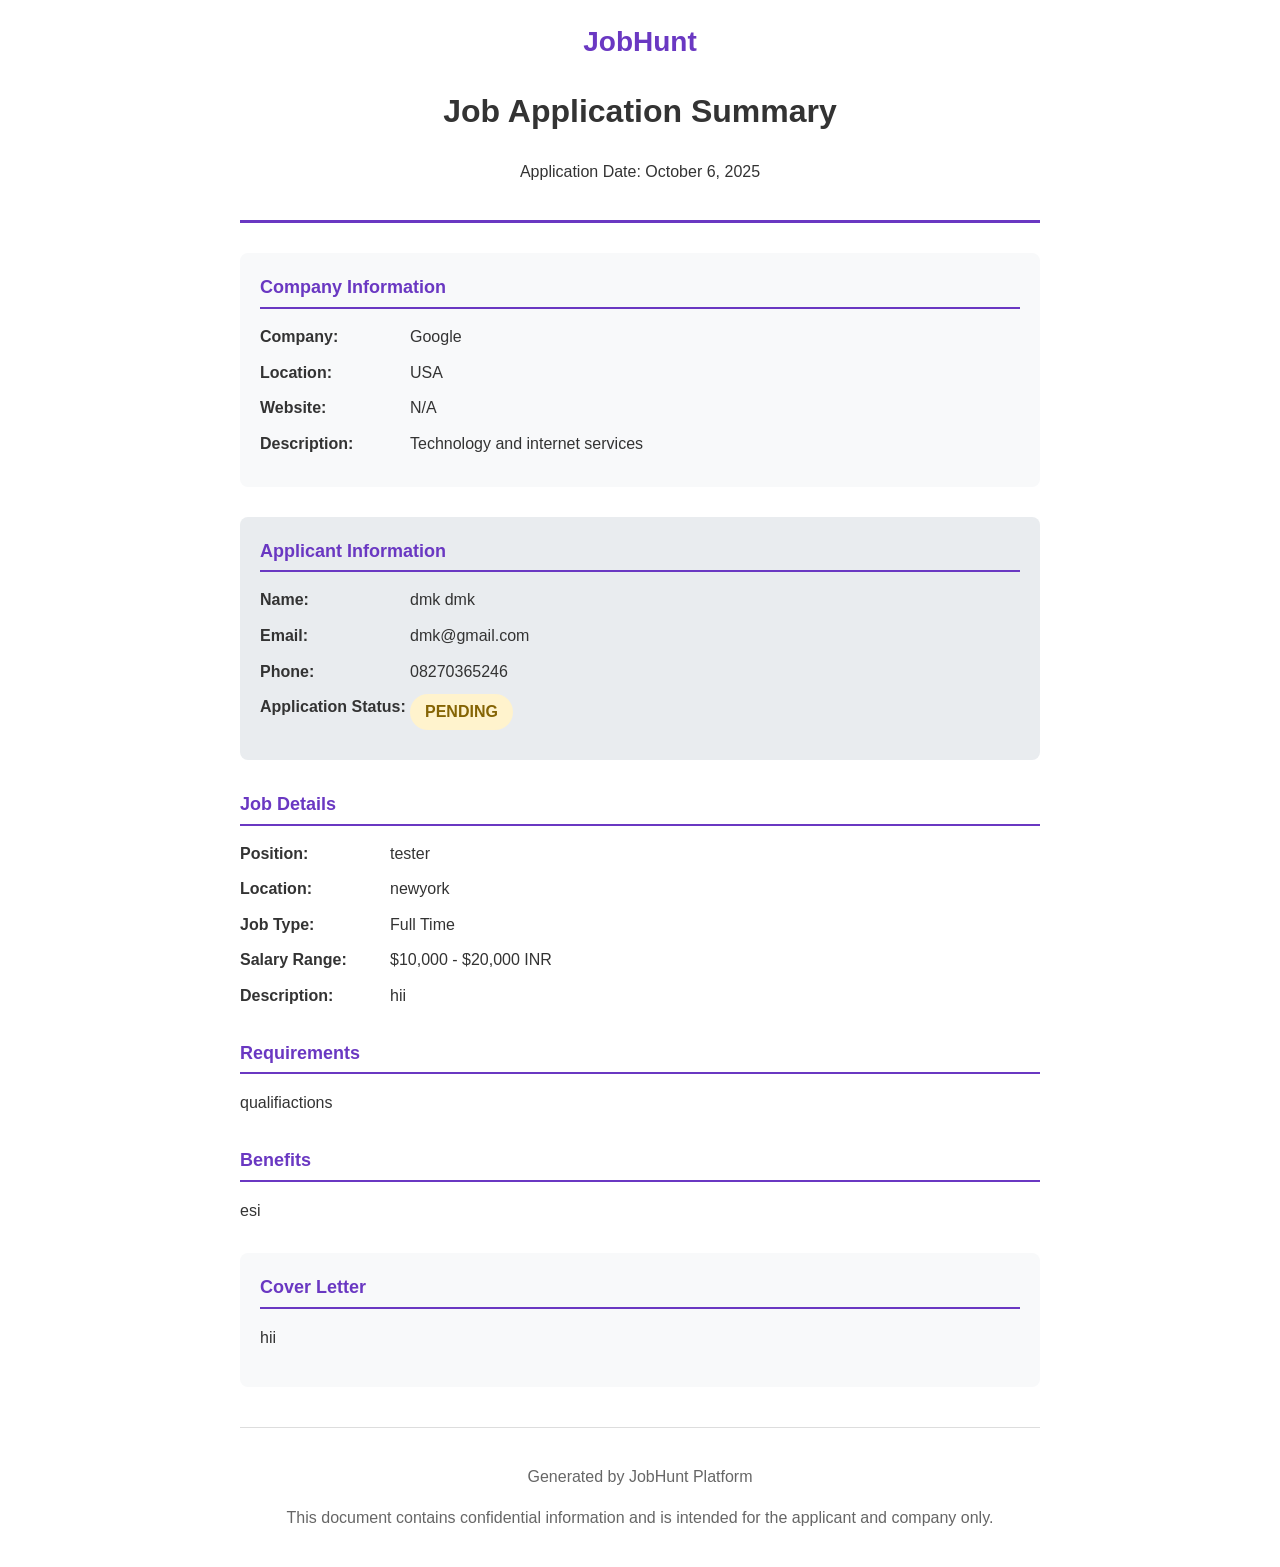
<file: pdfs/Job_Offer_dmk_dmk_2025-10-05.html>
<!DOCTYPE html>
        <html>
        <head>
            <meta charset="UTF-8">
            <style>
                body {
                    font-family: Arial, sans-serif;
                    line-height: 1.6;
                    color: #333;
                    max-width: 800px;
                    margin: 0 auto;
                    padding: 20px;
                }
                .header {
                    text-align: center;
                    border-bottom: 3px solid #6a38c2;
                    padding-bottom: 20px;
                    margin-bottom: 30px;
                }
                .logo {
                    font-size: 28px;
                    font-weight: bold;
                    color: #6a38c2;
                }
                .company-info {
                    background-color: #f8f9fa;
                    padding: 20px;
                    border-radius: 8px;
                    margin-bottom: 30px;
                }
                .applicant-info {
                    background-color: #e9ecef;
                    padding: 20px;
                    border-radius: 8px;
                    margin-bottom: 30px;
                }
                .job-details {
                    margin-bottom: 30px;
                }
                .section-title {
                    font-size: 18px;
                    font-weight: bold;
                    color: #6a38c2;
                    margin-bottom: 15px;
                    border-bottom: 2px solid #6a38c2;
                    padding-bottom: 5px;
                }
                .info-row {
                    display: flex;
                    margin-bottom: 10px;
                }
                .info-label {
                    font-weight: bold;
                    width: 150px;
                }
                .info-value {
                    flex: 1;
                }
                .cover-letter {
                    background-color: #f8f9fa;
                    padding: 20px;
                    border-radius: 8px;
                    margin-bottom: 30px;
                }
                .footer {
                    text-align: center;
                    margin-top: 40px;
                    padding-top: 20px;
                    border-top: 1px solid #ddd;
                    color: #666;
                }
                .status-badge {
                    display: inline-block;
                    padding: 5px 15px;
                    border-radius: 20px;
                    font-weight: bold;
                    text-transform: uppercase;
                }
                .status-pending { background-color: #fff3cd; color: #856404; }
                .status-reviewed { background-color: #d1ecf1; color: #0c5460; }
                .status-shortlisted { background-color: #d4edda; color: #155724; }
                .status-rejected { background-color: #f8d7da; color: #721c24; }
                .status-hired { background-color: #d4edda; color: #155724; }
            </style>
        </head>
        <body>
            <div class="header">
                <div class="logo">JobHunt</div>
                <h1>Job Application Summary</h1>
                <p>Application Date: October 6, 2025</p>
            </div>
            
            <div class="company-info">
                <div class="section-title">Company Information</div>
                <div class="info-row">
                    <div class="info-label">Company:</div>
                    <div class="info-value">Google</div>
                </div>
                <div class="info-row">
                    <div class="info-label">Location:</div>
                    <div class="info-value">USA</div>
                </div>
                <div class="info-row">
                    <div class="info-label">Website:</div>
                    <div class="info-value">N/A</div>
                </div>
                <div class="info-row">
                    <div class="info-label">Description:</div>
                    <div class="info-value">Technology and internet services</div>
                </div>
            </div>
            
            <div class="applicant-info">
                <div class="section-title">Applicant Information</div>
                <div class="info-row">
                    <div class="info-label">Name:</div>
                    <div class="info-value">dmk dmk</div>
                </div>
                <div class="info-row">
                    <div class="info-label">Email:</div>
                    <div class="info-value">dmk@gmail.com</div>
                </div>
                <div class="info-row">
                    <div class="info-label">Phone:</div>
                    <div class="info-value">08270365246</div>
                </div>
                <div class="info-row">
                    <div class="info-label">Application Status:</div>
                    <div class="info-value">
                        <span class="status-badge status-pending">Pending</span>
                    </div>
                </div>
            </div>
            
            <div class="job-details">
                <div class="section-title">Job Details</div>
                <div class="info-row">
                    <div class="info-label">Position:</div>
                    <div class="info-value">tester</div>
                </div>
                <div class="info-row">
                    <div class="info-label">Location:</div>
                    <div class="info-value">newyork</div>
                </div>
                <div class="info-row">
                    <div class="info-label">Job Type:</div>
                    <div class="info-value">Full Time</div>
                </div>
                <div class="info-row">
                    <div class="info-label">Salary Range:</div>
                    <div class="info-value">$10,000 - $20,000 INR</div>
                </div>
                <div class="info-row">
                    <div class="info-label">Description:</div>
                    <div class="info-value">hii</div>
                </div>
            </div>
            
            <div class="job-details">
                <div class="section-title">Requirements</div>
                <p>qualifiactions</p>
            </div>
            
            <div class="job-details">
                <div class="section-title">Benefits</div>
                <p>esi</p>
            </div>
            <div class="cover-letter">
                <div class="section-title">Cover Letter</div>
                <p>hii</p>
            </div>
            <div class="footer">
                <p>Generated by JobHunt Platform</p>
                <p>This document contains confidential information and is intended for the applicant and company only.</p>
            </div>
        </body>
        </html>
</file>
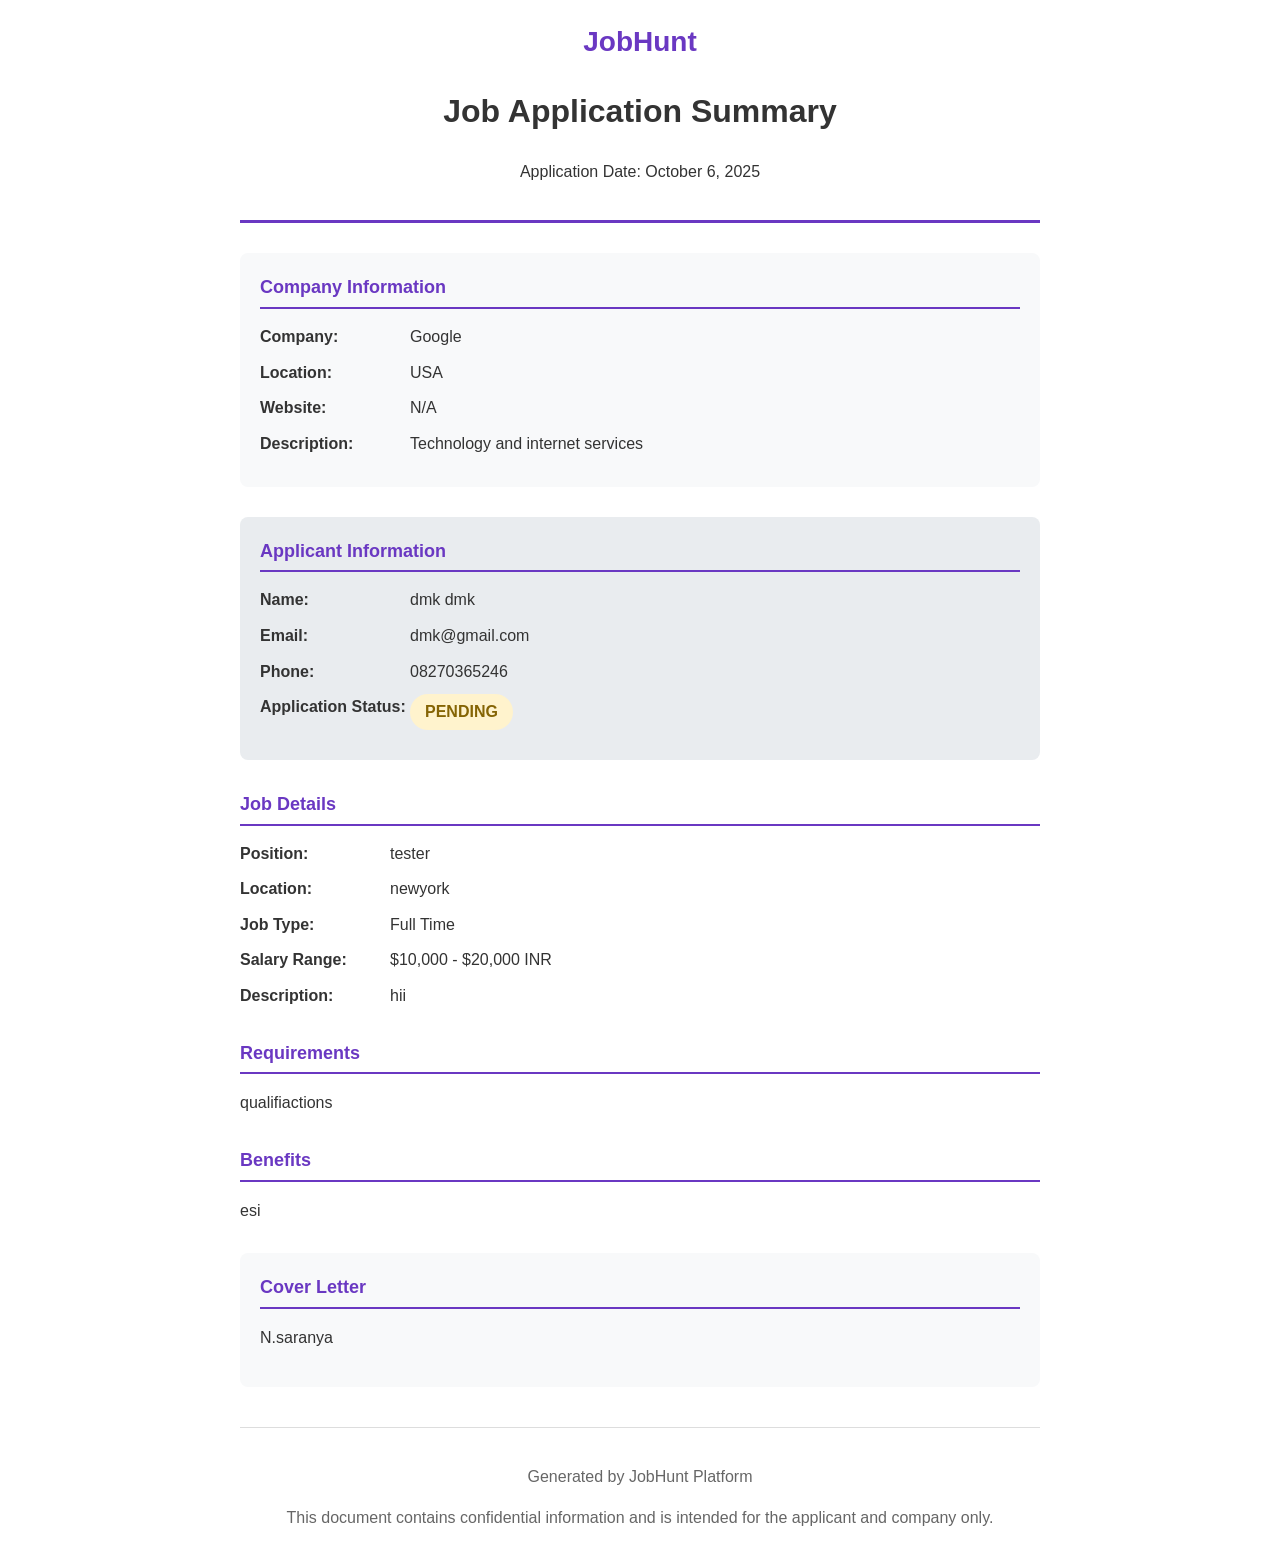
<file: pdfs/Job_Offer_dmk_dmk_2025-10-07.html>
<!DOCTYPE html>
        <html>
        <head>
            <meta charset="UTF-8">
            <style>
                body {
                    font-family: Arial, sans-serif;
                    line-height: 1.6;
                    color: #333;
                    max-width: 800px;
                    margin: 0 auto;
                    padding: 20px;
                }
                .header {
                    text-align: center;
                    border-bottom: 3px solid #6a38c2;
                    padding-bottom: 20px;
                    margin-bottom: 30px;
                }
                .logo {
                    font-size: 28px;
                    font-weight: bold;
                    color: #6a38c2;
                }
                .company-info {
                    background-color: #f8f9fa;
                    padding: 20px;
                    border-radius: 8px;
                    margin-bottom: 30px;
                }
                .applicant-info {
                    background-color: #e9ecef;
                    padding: 20px;
                    border-radius: 8px;
                    margin-bottom: 30px;
                }
                .job-details {
                    margin-bottom: 30px;
                }
                .section-title {
                    font-size: 18px;
                    font-weight: bold;
                    color: #6a38c2;
                    margin-bottom: 15px;
                    border-bottom: 2px solid #6a38c2;
                    padding-bottom: 5px;
                }
                .info-row {
                    display: flex;
                    margin-bottom: 10px;
                }
                .info-label {
                    font-weight: bold;
                    width: 150px;
                }
                .info-value {
                    flex: 1;
                }
                .cover-letter {
                    background-color: #f8f9fa;
                    padding: 20px;
                    border-radius: 8px;
                    margin-bottom: 30px;
                }
                .footer {
                    text-align: center;
                    margin-top: 40px;
                    padding-top: 20px;
                    border-top: 1px solid #ddd;
                    color: #666;
                }
                .status-badge {
                    display: inline-block;
                    padding: 5px 15px;
                    border-radius: 20px;
                    font-weight: bold;
                    text-transform: uppercase;
                }
                .status-pending { background-color: #fff3cd; color: #856404; }
                .status-reviewed { background-color: #d1ecf1; color: #0c5460; }
                .status-shortlisted { background-color: #d4edda; color: #155724; }
                .status-rejected { background-color: #f8d7da; color: #721c24; }
                .status-hired { background-color: #d4edda; color: #155724; }
            </style>
        </head>
        <body>
            <div class="header">
                <div class="logo">JobHunt</div>
                <h1>Job Application Summary</h1>
                <p>Application Date: October 6, 2025</p>
            </div>
            
            <div class="company-info">
                <div class="section-title">Company Information</div>
                <div class="info-row">
                    <div class="info-label">Company:</div>
                    <div class="info-value">Google</div>
                </div>
                <div class="info-row">
                    <div class="info-label">Location:</div>
                    <div class="info-value">USA</div>
                </div>
                <div class="info-row">
                    <div class="info-label">Website:</div>
                    <div class="info-value">N/A</div>
                </div>
                <div class="info-row">
                    <div class="info-label">Description:</div>
                    <div class="info-value">Technology and internet services</div>
                </div>
            </div>
            
            <div class="applicant-info">
                <div class="section-title">Applicant Information</div>
                <div class="info-row">
                    <div class="info-label">Name:</div>
                    <div class="info-value">dmk dmk</div>
                </div>
                <div class="info-row">
                    <div class="info-label">Email:</div>
                    <div class="info-value">dmk@gmail.com</div>
                </div>
                <div class="info-row">
                    <div class="info-label">Phone:</div>
                    <div class="info-value">08270365246</div>
                </div>
                <div class="info-row">
                    <div class="info-label">Application Status:</div>
                    <div class="info-value">
                        <span class="status-badge status-pending">Pending</span>
                    </div>
                </div>
            </div>
            
            <div class="job-details">
                <div class="section-title">Job Details</div>
                <div class="info-row">
                    <div class="info-label">Position:</div>
                    <div class="info-value">tester</div>
                </div>
                <div class="info-row">
                    <div class="info-label">Location:</div>
                    <div class="info-value">newyork</div>
                </div>
                <div class="info-row">
                    <div class="info-label">Job Type:</div>
                    <div class="info-value">Full Time</div>
                </div>
                <div class="info-row">
                    <div class="info-label">Salary Range:</div>
                    <div class="info-value">$10,000 - $20,000 INR</div>
                </div>
                <div class="info-row">
                    <div class="info-label">Description:</div>
                    <div class="info-value">hii</div>
                </div>
            </div>
            
            <div class="job-details">
                <div class="section-title">Requirements</div>
                <p>qualifiactions</p>
            </div>
            
            <div class="job-details">
                <div class="section-title">Benefits</div>
                <p>esi</p>
            </div>
            <div class="cover-letter">
                <div class="section-title">Cover Letter</div>
                <p>N.saranya</p>
            </div>
            <div class="footer">
                <p>Generated by JobHunt Platform</p>
                <p>This document contains confidential information and is intended for the applicant and company only.</p>
            </div>
        </body>
        </html>
</file>
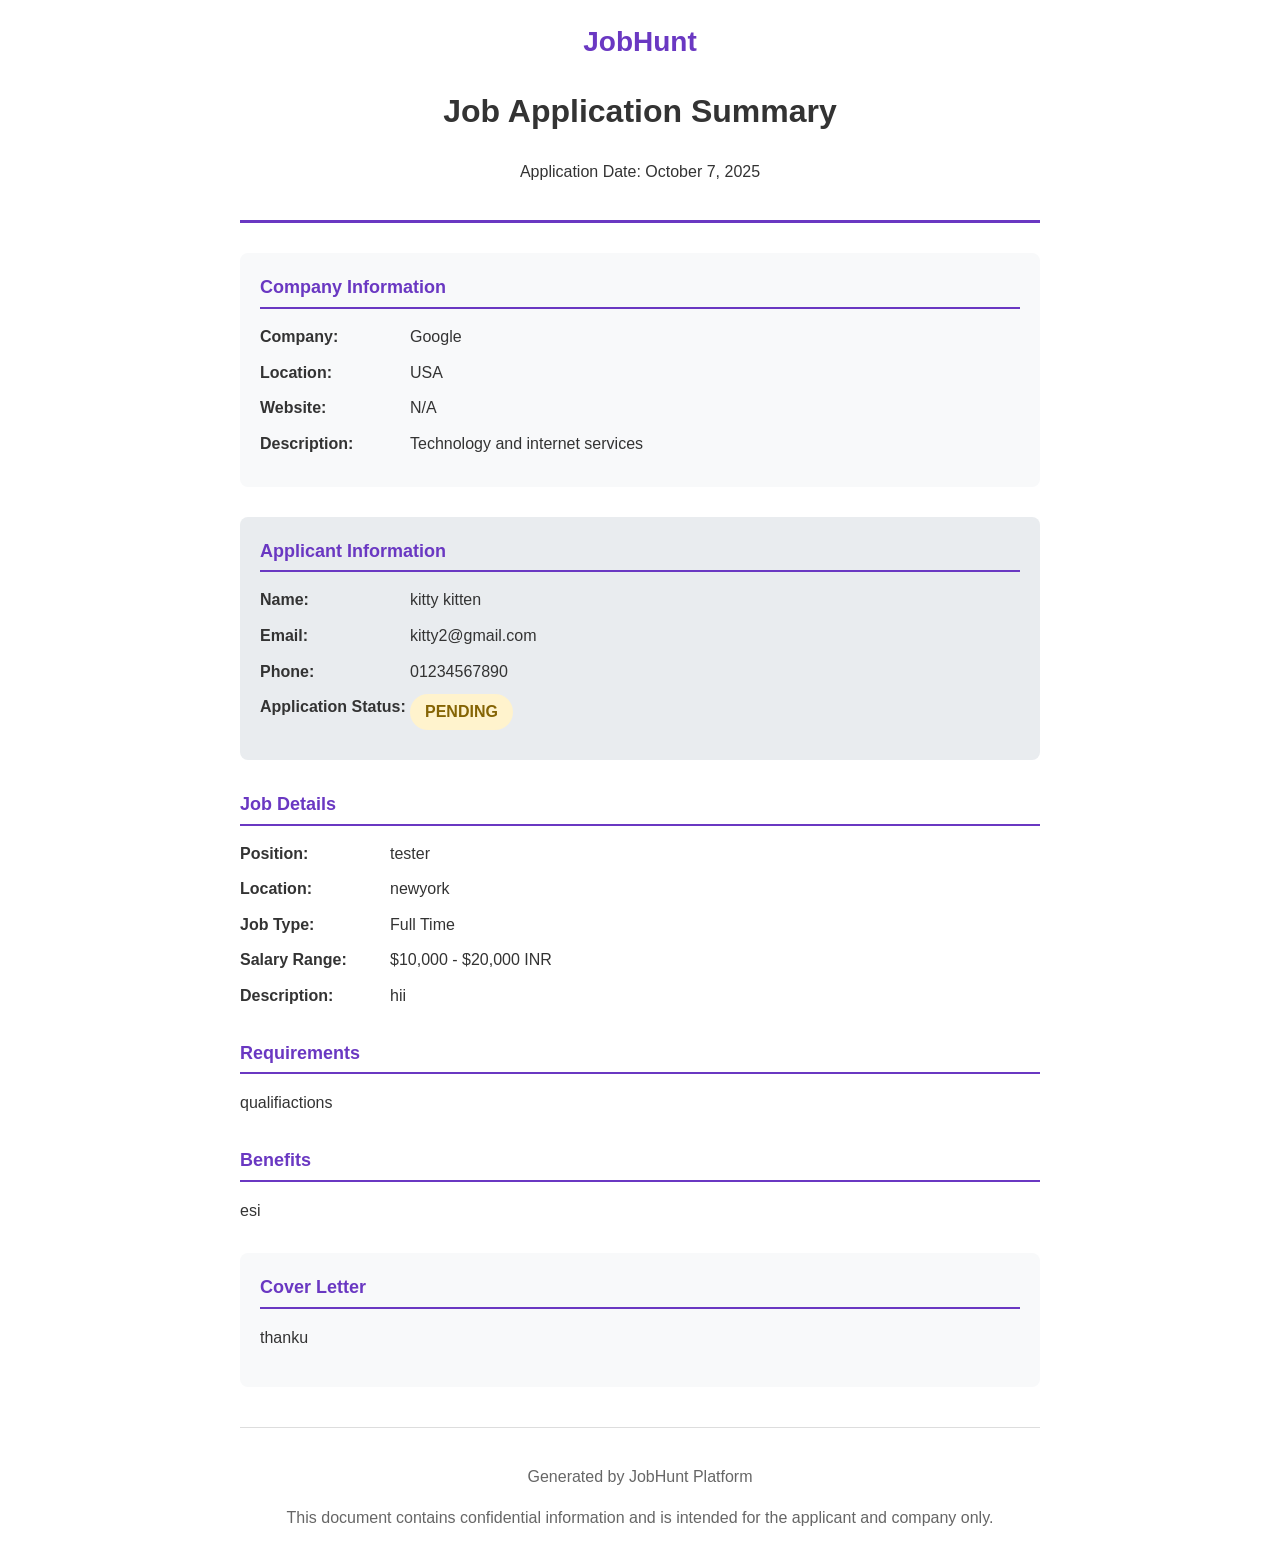
<file: pdfs/Job_Offer_kitty_kitten_2025-10-07.html>
<!DOCTYPE html>
        <html>
        <head>
            <meta charset="UTF-8">
            <style>
                body {
                    font-family: Arial, sans-serif;
                    line-height: 1.6;
                    color: #333;
                    max-width: 800px;
                    margin: 0 auto;
                    padding: 20px;
                }
                .header {
                    text-align: center;
                    border-bottom: 3px solid #6a38c2;
                    padding-bottom: 20px;
                    margin-bottom: 30px;
                }
                .logo {
                    font-size: 28px;
                    font-weight: bold;
                    color: #6a38c2;
                }
                .company-info {
                    background-color: #f8f9fa;
                    padding: 20px;
                    border-radius: 8px;
                    margin-bottom: 30px;
                }
                .applicant-info {
                    background-color: #e9ecef;
                    padding: 20px;
                    border-radius: 8px;
                    margin-bottom: 30px;
                }
                .job-details {
                    margin-bottom: 30px;
                }
                .section-title {
                    font-size: 18px;
                    font-weight: bold;
                    color: #6a38c2;
                    margin-bottom: 15px;
                    border-bottom: 2px solid #6a38c2;
                    padding-bottom: 5px;
                }
                .info-row {
                    display: flex;
                    margin-bottom: 10px;
                }
                .info-label {
                    font-weight: bold;
                    width: 150px;
                }
                .info-value {
                    flex: 1;
                }
                .cover-letter {
                    background-color: #f8f9fa;
                    padding: 20px;
                    border-radius: 8px;
                    margin-bottom: 30px;
                }
                .footer {
                    text-align: center;
                    margin-top: 40px;
                    padding-top: 20px;
                    border-top: 1px solid #ddd;
                    color: #666;
                }
                .status-badge {
                    display: inline-block;
                    padding: 5px 15px;
                    border-radius: 20px;
                    font-weight: bold;
                    text-transform: uppercase;
                }
                .status-pending { background-color: #fff3cd; color: #856404; }
                .status-reviewed { background-color: #d1ecf1; color: #0c5460; }
                .status-shortlisted { background-color: #d4edda; color: #155724; }
                .status-rejected { background-color: #f8d7da; color: #721c24; }
                .status-hired { background-color: #d4edda; color: #155724; }
            </style>
        </head>
        <body>
            <div class="header">
                <div class="logo">JobHunt</div>
                <h1>Job Application Summary</h1>
                <p>Application Date: October 7, 2025</p>
            </div>
            
            <div class="company-info">
                <div class="section-title">Company Information</div>
                <div class="info-row">
                    <div class="info-label">Company:</div>
                    <div class="info-value">Google</div>
                </div>
                <div class="info-row">
                    <div class="info-label">Location:</div>
                    <div class="info-value">USA</div>
                </div>
                <div class="info-row">
                    <div class="info-label">Website:</div>
                    <div class="info-value">N/A</div>
                </div>
                <div class="info-row">
                    <div class="info-label">Description:</div>
                    <div class="info-value">Technology and internet services</div>
                </div>
            </div>
            
            <div class="applicant-info">
                <div class="section-title">Applicant Information</div>
                <div class="info-row">
                    <div class="info-label">Name:</div>
                    <div class="info-value">kitty kitten</div>
                </div>
                <div class="info-row">
                    <div class="info-label">Email:</div>
                    <div class="info-value">kitty2@gmail.com</div>
                </div>
                <div class="info-row">
                    <div class="info-label">Phone:</div>
                    <div class="info-value">01234567890</div>
                </div>
                <div class="info-row">
                    <div class="info-label">Application Status:</div>
                    <div class="info-value">
                        <span class="status-badge status-pending">Pending</span>
                    </div>
                </div>
            </div>
            
            <div class="job-details">
                <div class="section-title">Job Details</div>
                <div class="info-row">
                    <div class="info-label">Position:</div>
                    <div class="info-value">tester</div>
                </div>
                <div class="info-row">
                    <div class="info-label">Location:</div>
                    <div class="info-value">newyork</div>
                </div>
                <div class="info-row">
                    <div class="info-label">Job Type:</div>
                    <div class="info-value">Full Time</div>
                </div>
                <div class="info-row">
                    <div class="info-label">Salary Range:</div>
                    <div class="info-value">$10,000 - $20,000 INR</div>
                </div>
                <div class="info-row">
                    <div class="info-label">Description:</div>
                    <div class="info-value">hii</div>
                </div>
            </div>
            
            <div class="job-details">
                <div class="section-title">Requirements</div>
                <p>qualifiactions</p>
            </div>
            
            <div class="job-details">
                <div class="section-title">Benefits</div>
                <p>esi</p>
            </div>
            <div class="cover-letter">
                <div class="section-title">Cover Letter</div>
                <p>thanku</p>
            </div>
            <div class="footer">
                <p>Generated by JobHunt Platform</p>
                <p>This document contains confidential information and is intended for the applicant and company only.</p>
            </div>
        </body>
        </html>
</file>
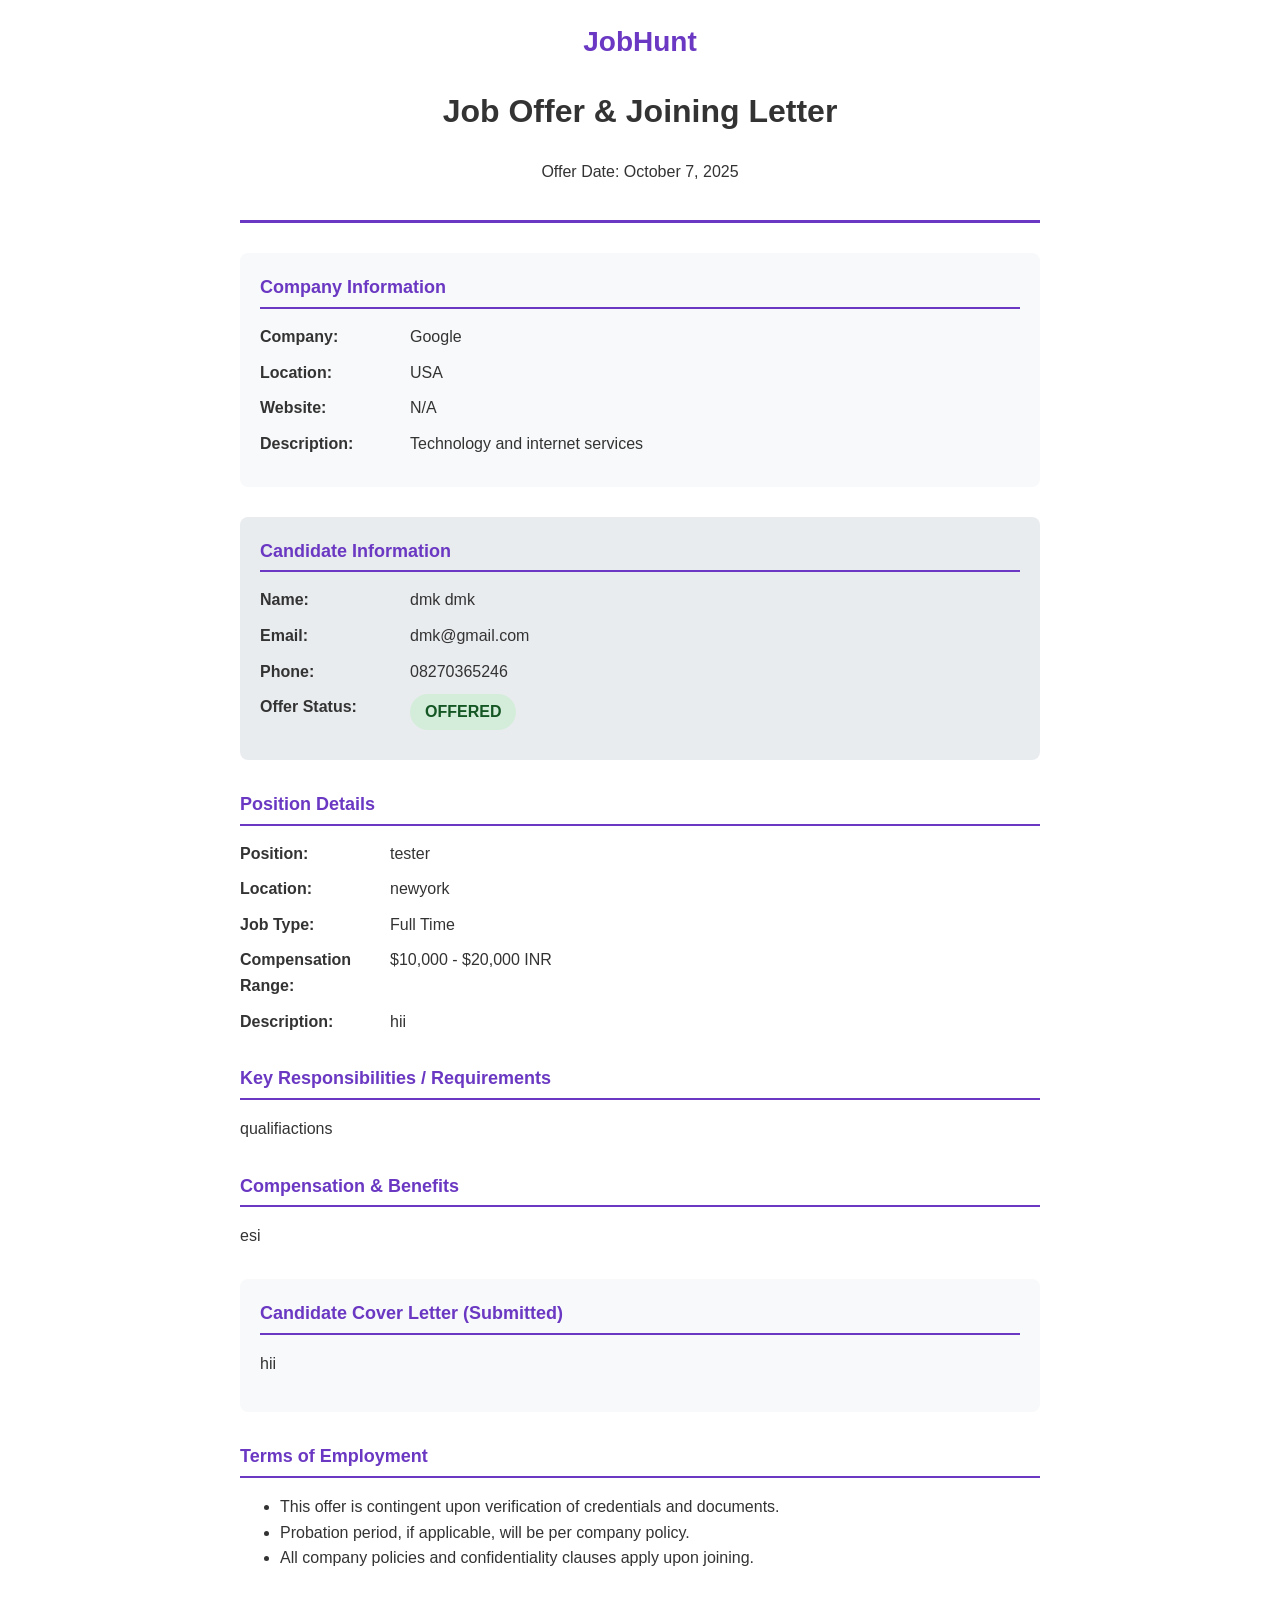
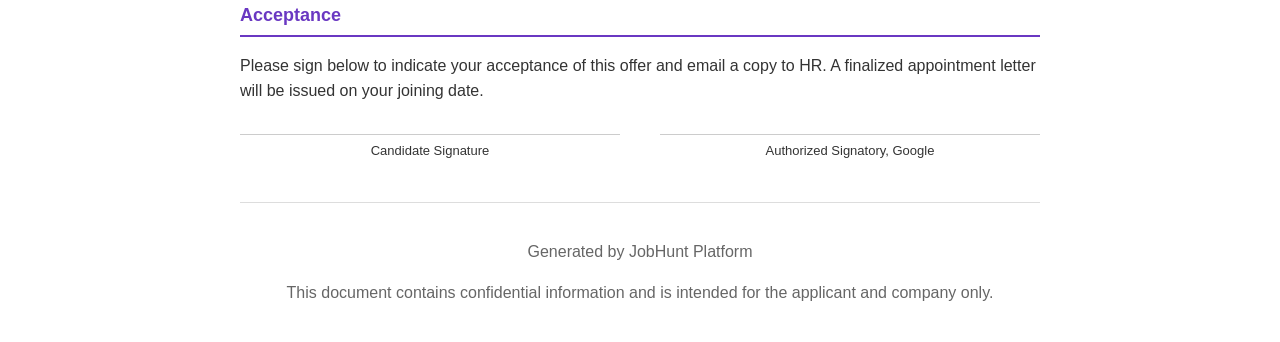
<file: pdfs/Job_Offer_Letter_dmk_dmk_2025-10-07.html>
<!DOCTYPE html>
        <html>
        <head>
            <meta charset="UTF-8">
            <style>
                body {
                    font-family: Arial, sans-serif;
                    line-height: 1.6;
                    color: #333;
                    max-width: 800px;
                    margin: 0 auto;
                    padding: 20px;
                }
                .header {
                    text-align: center;
                    border-bottom: 3px solid #6a38c2;
                    padding-bottom: 20px;
                    margin-bottom: 30px;
                }
                .logo {
                    font-size: 28px;
                    font-weight: bold;
                    color: #6a38c2;
                }
                .company-info {
                    background-color: #f8f9fa;
                    padding: 20px;
                    border-radius: 8px;
                    margin-bottom: 30px;
                }
                .applicant-info {
                    background-color: #e9ecef;
                    padding: 20px;
                    border-radius: 8px;
                    margin-bottom: 30px;
                }
                .job-details {
                    margin-bottom: 30px;
                }
                .section-title {
                    font-size: 18px;
                    font-weight: bold;
                    color: #6a38c2;
                    margin-bottom: 15px;
                    border-bottom: 2px solid #6a38c2;
                    padding-bottom: 5px;
                }
                .info-row {
                    display: flex;
                    margin-bottom: 10px;
                }
                .info-label {
                    font-weight: bold;
                    width: 150px;
                }
                .info-value {
                    flex: 1;
                }
                .cover-letter {
                    background-color: #f8f9fa;
                    padding: 20px;
                    border-radius: 8px;
                    margin-bottom: 30px;
                }
                .footer {
                    text-align: center;
                    margin-top: 40px;
                    padding-top: 20px;
                    border-top: 1px solid #ddd;
                    color: #666;
                }
                .status-badge {
                    display: inline-block;
                    padding: 5px 15px;
                    border-radius: 20px;
                    font-weight: bold;
                    text-transform: uppercase;
                }
                .status-pending { background-color: #fff3cd; color: #856404; }
                .status-reviewed { background-color: #d1ecf1; color: #0c5460; }
                .status-shortlisted { background-color: #d4edda; color: #155724; }
                .status-rejected { background-color: #f8d7da; color: #721c24; }
                .status-hired { background-color: #d4edda; color: #155724; }
            </style>
        </head>
        <body>
            <div class="header">
                <div class="logo">JobHunt</div>
                <h1>Job Offer & Joining Letter</h1>
                <p>Offer Date: October 7, 2025</p>
            </div>
            
            <div class="company-info">
                <div class="section-title">Company Information</div>
                <div class="info-row">
                    <div class="info-label">Company:</div>
                    <div class="info-value">Google</div>
                </div>
                <div class="info-row">
                    <div class="info-label">Location:</div>
                    <div class="info-value">USA</div>
                </div>
                <div class="info-row">
                    <div class="info-label">Website:</div>
                    <div class="info-value">N/A</div>
                </div>
                <div class="info-row">
                    <div class="info-label">Description:</div>
                    <div class="info-value">Technology and internet services</div>
                </div>
            </div>
            
            <div class="applicant-info">
                <div class="section-title">Candidate Information</div>
                <div class="info-row">
                    <div class="info-label">Name:</div>
                    <div class="info-value">dmk dmk</div>
                </div>
                <div class="info-row">
                    <div class="info-label">Email:</div>
                    <div class="info-value">dmk@gmail.com</div>
                </div>
                <div class="info-row">
                    <div class="info-label">Phone:</div>
                    <div class="info-value">08270365246</div>
                </div>
                <div class="info-row">
                    <div class="info-label">Offer Status:</div>
                    <div class="info-value"><span class="status-badge status-hired">Offered</span></div>
                </div>
            </div>
            
            <div class="job-details">
                <div class="section-title">Position Details</div>
                <div class="info-row">
                    <div class="info-label">Position:</div>
                    <div class="info-value">tester</div>
                </div>
                <div class="info-row">
                    <div class="info-label">Location:</div>
                    <div class="info-value">newyork</div>
                </div>
                <div class="info-row">
                    <div class="info-label">Job Type:</div>
                    <div class="info-value">Full Time</div>
                </div>
                <div class="info-row">
                    <div class="info-label">Compensation Range:</div>
                    <div class="info-value">$10,000 - $20,000 INR</div>
                </div>
                <div class="info-row">
                    <div class="info-label">Description:</div>
                    <div class="info-value">hii</div>
                </div>
            </div>
            
            <div class="job-details">
                <div class="section-title">Key Responsibilities / Requirements</div>
                <p>qualifiactions</p>
            </div>
            
            <div class="job-details">
                <div class="section-title">Compensation & Benefits</div>
                <p>esi</p>
            </div>
            <div class="cover-letter">
                <div class="section-title">Candidate Cover Letter (Submitted)</div>
                <p>hii</p>
            </div>
            <div class="job-details">
                <div class="section-title">Terms of Employment</div>
                <ul>
                    <li>This offer is contingent upon verification of credentials and documents.</li>
                    <li>Probation period, if applicable, will be per company policy.</li>
                    <li>All company policies and confidentiality clauses apply upon joining.</li>
                </ul>
            </div>

            <div class="job-details">
                <div class="section-title">Acceptance</div>
                <p>Please sign below to indicate your acceptance of this offer and email a copy to HR. A finalized appointment letter will be issued on your joining date.</p>
                <div style="display:flex;justify-content:space-between;gap:40px;margin-top:30px;">
                    <div style="width:48%;border-top:1px solid #ccc;padding-top:6px;text-align:center;font-size:13px;">Candidate Signature</div>
                    <div style="width:48%;border-top:1px solid #ccc;padding-top:6px;text-align:center;font-size:13px;">Authorized Signatory, Google</div>
                </div>
            </div>

            <div class="footer">
                <p>Generated by JobHunt Platform</p>
                <p>This document contains confidential information and is intended for the applicant and company only.</p>
            </div>
        </body>
        </html>
</file>
